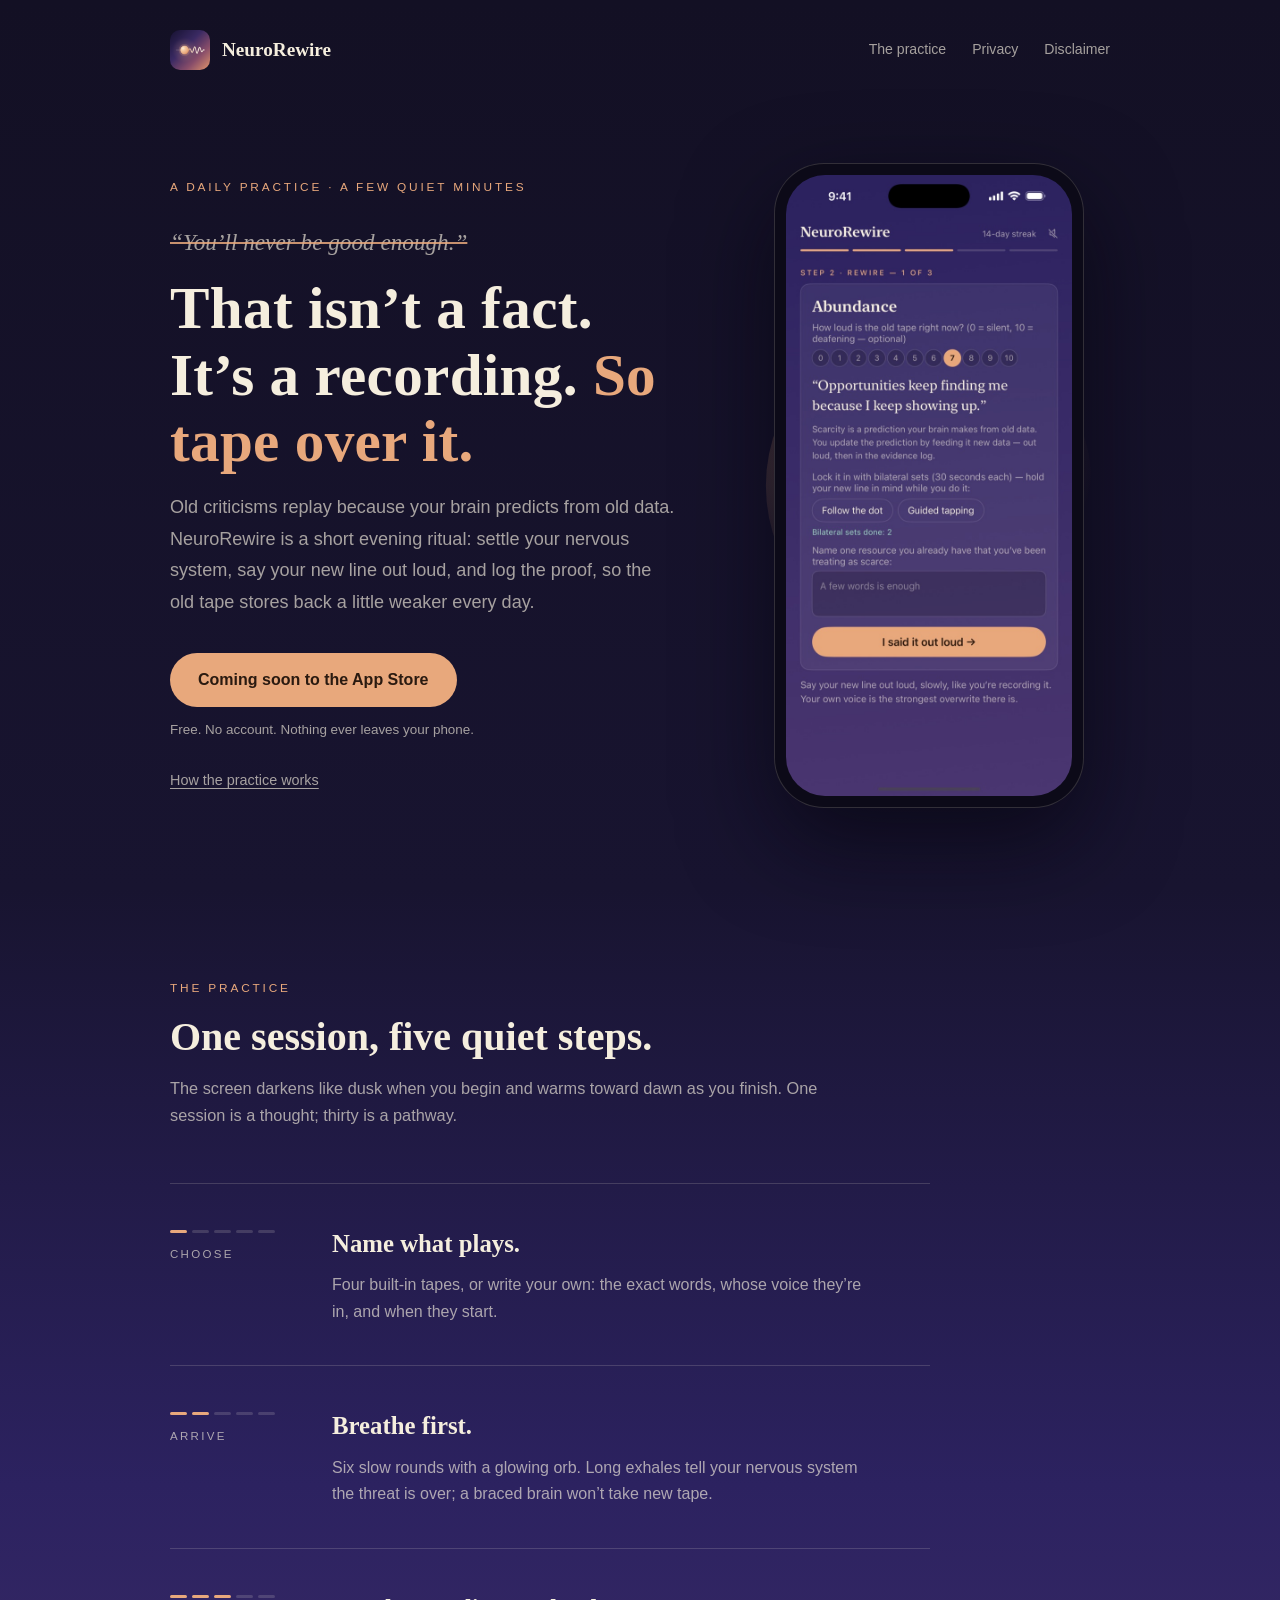
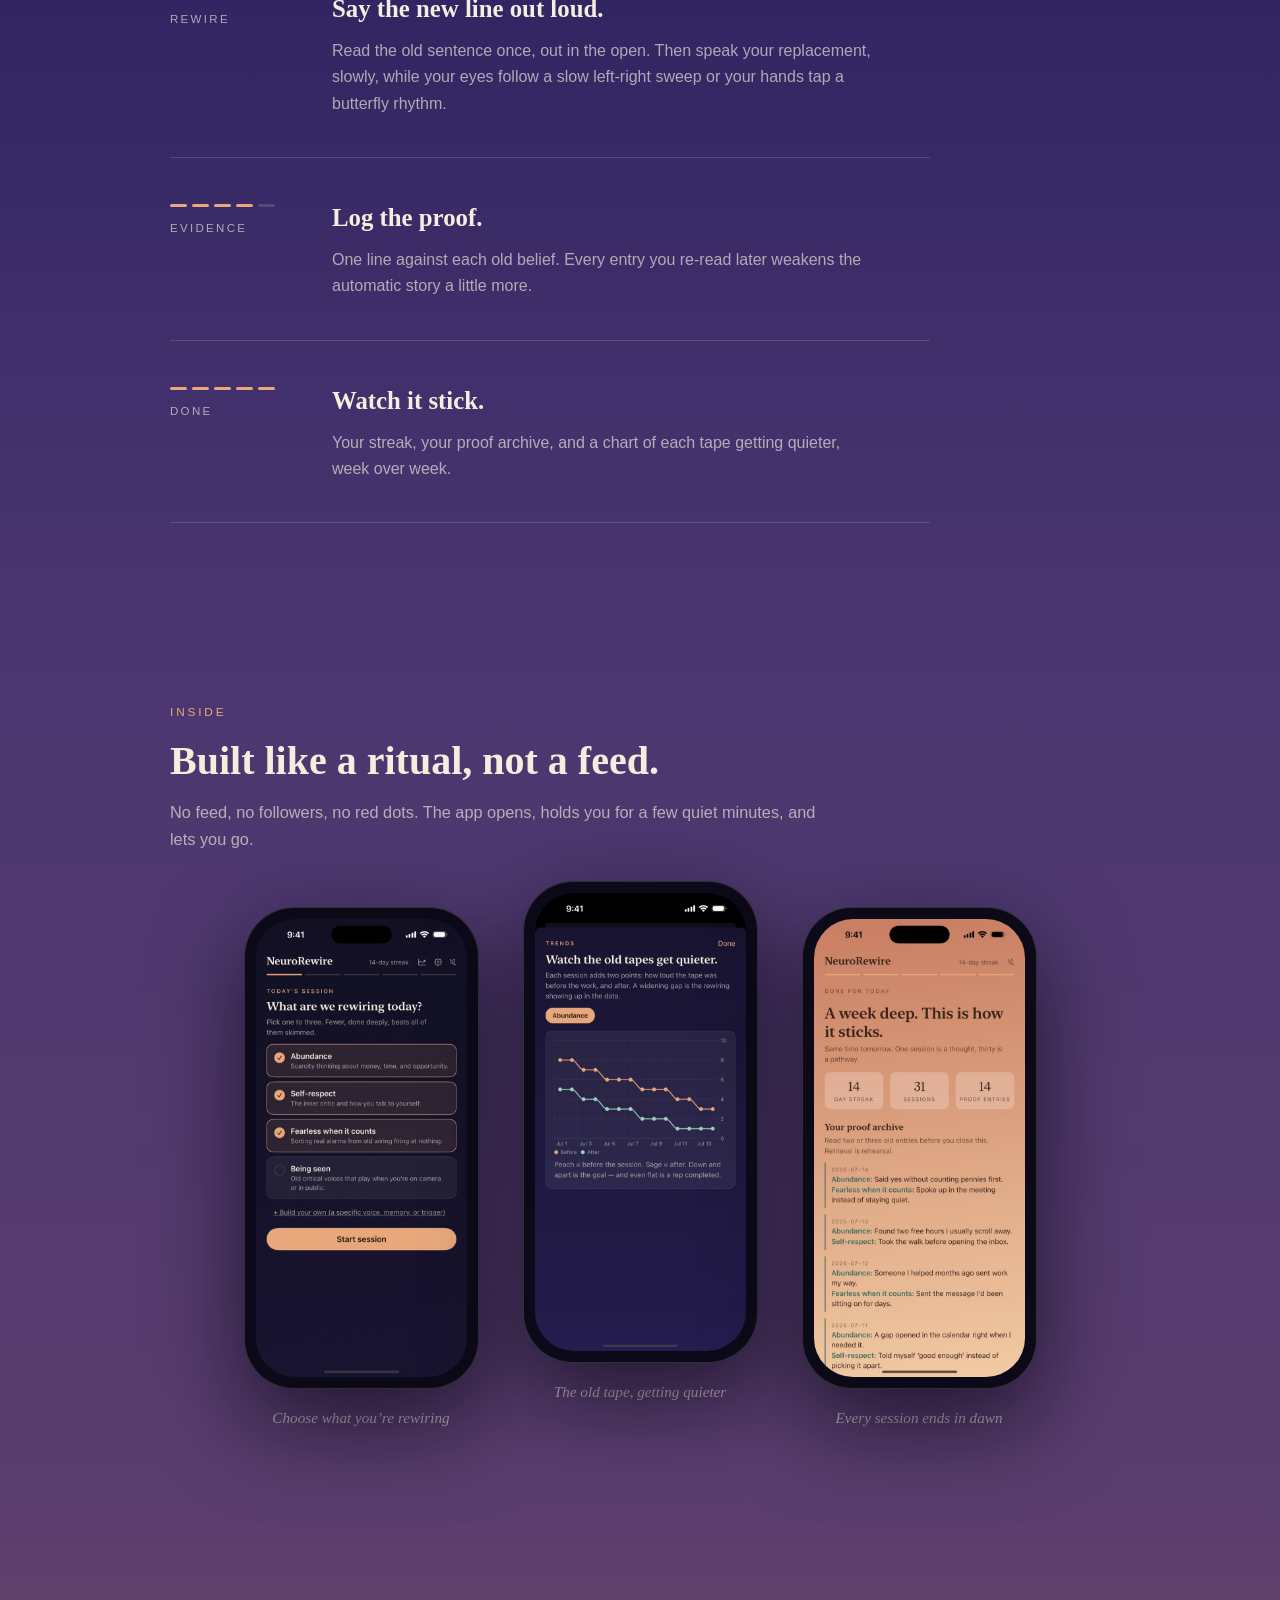
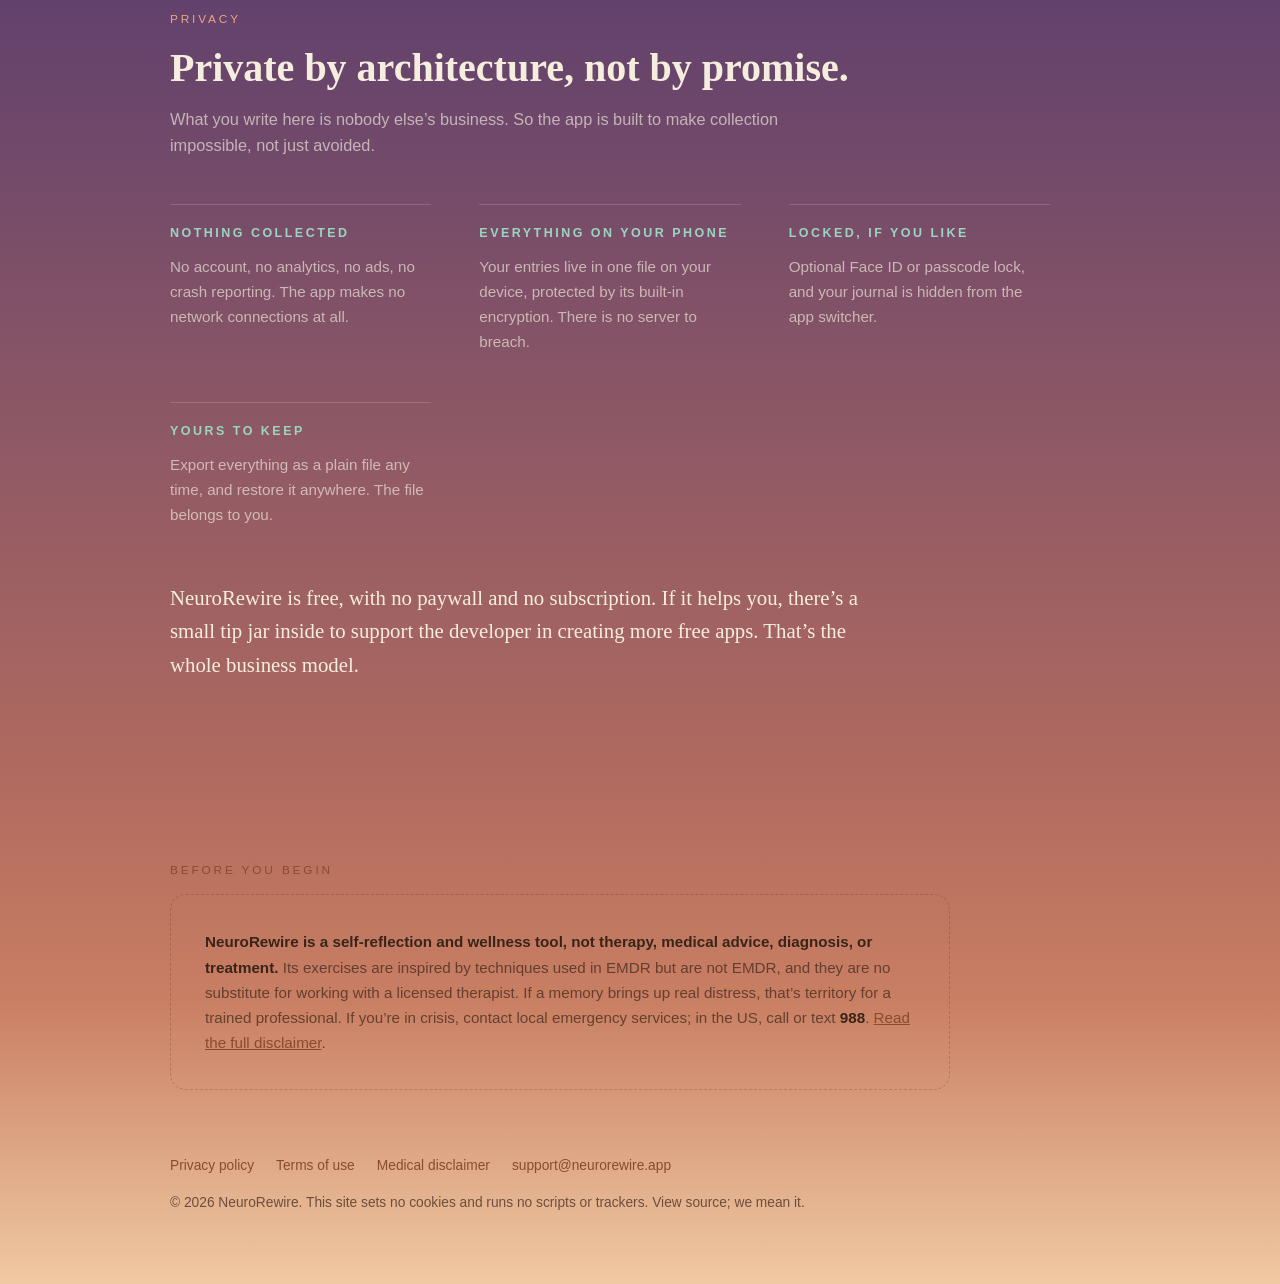
<file: index.html>
<!DOCTYPE html>
<html lang="en">
<head>
<meta charset="UTF-8">
<meta name="viewport" content="width=device-width, initial-scale=1.0">
<title>NeuroRewire — Quiet the old tapes</title>
<meta name="description" content="NeuroRewire is a free, private daily practice for rewiring negative self-talk. Everything stays on your phone: no account, no analytics, nothing collected.">
<link rel="icon" type="image/png" href="assets/favicon.png">
<link rel="stylesheet" href="styles.css">
</head>
<body>

<div class="hero-phase">
  <div class="wrap">
    <header class="site">
      <a href="index.html" style="display:flex;align-items:center;gap:12px">
        <img src="assets/icon.png" alt="NeuroRewire icon: a warm orb trailing a soundwave through dusk">
        <span class="name">NeuroRewire</span>
      </a>
      <nav>
        <a href="#how">The practice</a>
        <a href="#privacy">Privacy</a>
        <a href="disclaimer.html">Disclaimer</a>
      </nav>
    </header>

    <div class="hero">
      <div class="copy">
        <p class="eyebrow reveal">A daily practice · a few quiet minutes</p>
        <p class="old-line reveal d1">&ldquo;You&rsquo;ll never be good enough.&rdquo;</p>
        <h1 class="reveal d2">That isn&rsquo;t a fact. It&rsquo;s a recording. <span class="turn">So tape over it.</span></h1>
        <p class="lead reveal d3">Old criticisms replay because your brain predicts from old data. NeuroRewire is a short evening ritual: settle your nervous system, say your new line out loud, and log the proof, so the old tape stores back a little weaker every day.</p>
        <div class="reveal d4">
          <span class="badge-soon">Coming soon to the App&nbsp;Store</span>
          <span class="badge-note">Free. No account. Nothing ever leaves your phone.</span>
          <p class="after-cta"><a class="quiet-link" href="#how">How the practice works</a></p>
        </div>
      </div>
      <div class="hero-stage reveal d3">
        <div class="orb" aria-hidden="true"></div>
        <div class="device">
          <img src="assets/screen-rewire.jpg" width="640" height="1390"
               alt="The rewire step: an old criticism crossed out above its replacement line, ready to be said out loud">
        </div>
      </div>
    </div>
  </div>
</div>

<div class="steps-phase">
  <section id="how">
    <div class="wrap">
      <p class="section-label">The practice</p>
      <h2>One session, five quiet steps.</h2>
      <p class="section-sub">The screen darkens like dusk when you begin and warms toward dawn as you finish. One session is a thought; thirty is a pathway.</p>

      <ol class="journey">
        <li>
          <div class="marker">
            <div class="segments" aria-hidden="true"><span class="on"></span><span></span><span></span><span></span><span></span></div>
            <div class="phase-name">Choose</div>
          </div>
          <div>
            <h3>Name what plays.</h3>
            <p>Four built-in tapes, or write your own: the exact words, whose voice they&rsquo;re in, and when they start.</p>
          </div>
        </li>
        <li>
          <div class="marker">
            <div class="segments" aria-hidden="true"><span class="on"></span><span class="on"></span><span></span><span></span><span></span></div>
            <div class="phase-name">Arrive</div>
          </div>
          <div>
            <h3>Breathe first.</h3>
            <p>Six slow rounds with a glowing orb. Long exhales tell your nervous system the threat is over; a braced brain won&rsquo;t take new tape.</p>
          </div>
        </li>
        <li>
          <div class="marker">
            <div class="segments" aria-hidden="true"><span class="on"></span><span class="on"></span><span class="on"></span><span></span><span></span></div>
            <div class="phase-name">Rewire</div>
          </div>
          <div>
            <h3>Say the new line out loud.</h3>
            <p>Read the old sentence once, out in the open. Then speak your replacement, slowly, while your eyes follow a slow left-right sweep or your hands tap a butterfly rhythm.</p>
          </div>
        </li>
        <li>
          <div class="marker">
            <div class="segments" aria-hidden="true"><span class="on"></span><span class="on"></span><span class="on"></span><span class="on"></span><span></span></div>
            <div class="phase-name">Evidence</div>
          </div>
          <div>
            <h3>Log the proof.</h3>
            <p>One line against each old belief. Every entry you re-read later weakens the automatic story a little more.</p>
          </div>
        </li>
        <li>
          <div class="marker">
            <div class="segments" aria-hidden="true"><span class="on"></span><span class="on"></span><span class="on"></span><span class="on"></span><span class="on"></span></div>
            <div class="phase-name">Done</div>
          </div>
          <div>
            <h3>Watch it stick.</h3>
            <p>Your streak, your proof archive, and a chart of each tape getting quieter, week over week.</p>
          </div>
        </li>
      </ol>
    </div>
  </section>
</div>

<div class="screens-phase">
  <section>
    <div class="wrap">
      <p class="section-label">Inside</p>
      <h2>Built like a ritual, not a feed.</h2>
      <p class="section-sub">No feed, no followers, no red dots. The app opens, holds you for a few quiet minutes, and lets you go.</p>
      <div class="screens">
        <figure>
          <div class="device"><img src="assets/screen-choose.jpg" width="640" height="1390" loading="lazy" alt="Choosing today's focus from a short list of tapes"></div>
          <figcaption>Choose what you&rsquo;re rewiring</figcaption>
        </figure>
        <figure class="lifted">
          <div class="device"><img src="assets/screen-trends.jpg" width="640" height="1390" loading="lazy" alt="A chart of one old tape rated quieter across two weeks of sessions"></div>
          <figcaption>The old tape, getting quieter</figcaption>
        </figure>
        <figure>
          <div class="device"><img src="assets/screen-done.jpg" width="640" height="1390" loading="lazy" alt="The done screen at dawn: a fourteen-day streak above the proof archive"></div>
          <figcaption>Every session ends in dawn</figcaption>
        </figure>
      </div>
    </div>
  </section>
</div>

<div class="privacy-phase">
  <section id="privacy">
    <div class="wrap">
      <p class="section-label">Privacy</p>
      <h2>Private by architecture, not by promise.</h2>
      <p class="section-sub">What you write here is nobody else&rsquo;s business. So the app is built to make collection impossible, not just avoided.</p>

      <div class="vows">
        <div>
          <h3>Nothing collected</h3>
          <p>No account, no analytics, no ads, no crash reporting. The app makes no network connections at all.</p>
        </div>
        <div>
          <h3>Everything on your phone</h3>
          <p>Your entries live in one file on your device, protected by its built-in encryption. There is no server to breach.</p>
        </div>
        <div>
          <h3>Locked, if you like</h3>
          <p>Optional Face&nbsp;ID or passcode lock, and your journal is hidden from the app switcher.</p>
        </div>
        <div>
          <h3>Yours to keep</h3>
          <p>Export everything as a plain file any time, and restore it anywhere. The file belongs to you.</p>
        </div>
      </div>

      <p class="free-line">NeuroRewire is free, with no paywall and no subscription. If it helps you, there&rsquo;s a small tip jar inside to support the developer in creating more free apps. That&rsquo;s the whole business model.</p>
    </div>
  </section>
</div>

<div class="done-phase">
  <section>
    <div class="wrap">
      <p class="section-label">Before you begin</p>
      <div class="disclaimer-band">
        <p><strong>NeuroRewire is a self-reflection and wellness tool, not therapy, medical advice, diagnosis, or treatment.</strong> Its exercises are inspired by techniques used in EMDR but are not EMDR, and they are no substitute for working with a licensed therapist. If a memory brings up real distress, that&rsquo;s territory for a trained professional. If you&rsquo;re in crisis, contact local emergency services; in the US, call or text <strong>988</strong>. <a href="disclaimer.html">Read the full disclaimer</a>.</p>
      </div>
    </div>
  </section>

  <footer>
    <div class="wrap">
      <div class="links">
        <a href="privacy.html">Privacy policy</a>
        <a href="terms.html">Terms of use</a>
        <a href="disclaimer.html">Medical disclaimer</a>
        <a href="mailto:support@neurorewire.app">support@neurorewire.app</a>
      </div>
      <p>&copy; 2026 NeuroRewire. This site sets no cookies and runs no scripts or trackers. View source; we mean it.</p>
    </div>
  </footer>
</div>

</body>
</html>
</file>
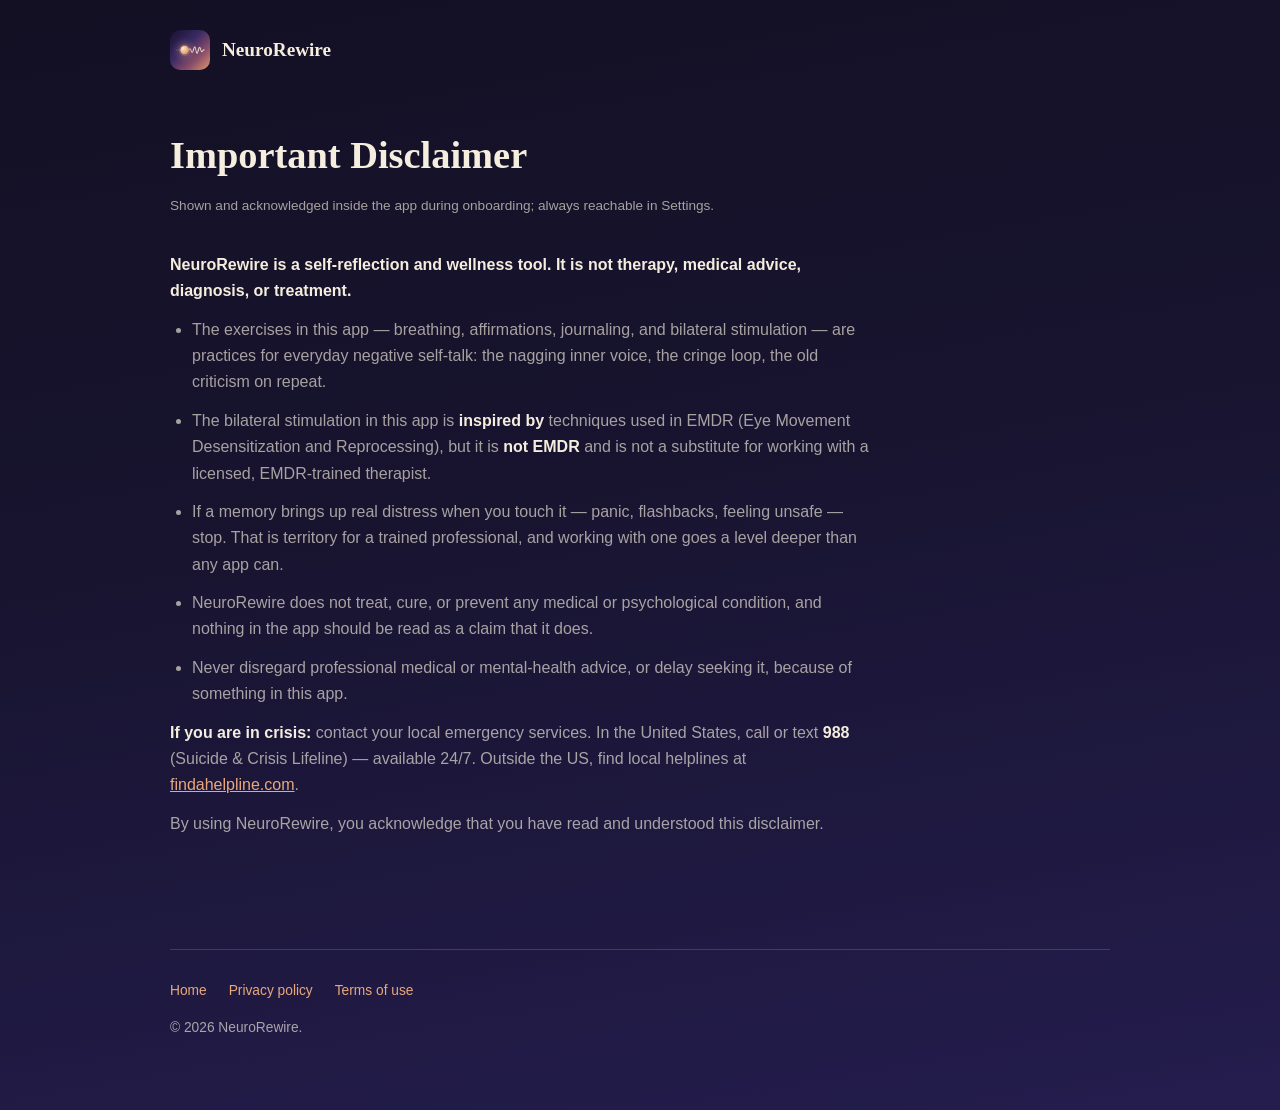
<file: disclaimer.html>
<!DOCTYPE html>
<html lang="en">
<head>
<meta charset="UTF-8">
<meta name="viewport" content="width=device-width, initial-scale=1.0">
<title>Medical Disclaimer — NeuroRewire</title>
<link rel="icon" type="image/png" href="assets/favicon.png">
<link rel="stylesheet" href="styles.css">
</head>
<body class="subpage">
<div class="wrap">
  <header class="site">
    <a href="index.html" style="display:flex;align-items:center;gap:12px;text-decoration:none;color:inherit">
      <img src="assets/icon.png" alt="NeuroRewire icon"><span class="name">NeuroRewire</span>
    </a>
  </header>

  <article class="doc">
    <h1>Important Disclaimer</h1>
    <p class="updated">Shown and acknowledged inside the app during onboarding; always reachable in Settings.</p>

    <p><strong>NeuroRewire is a self-reflection and wellness tool. It is not therapy, medical advice, diagnosis, or treatment.</strong></p>

    <ul>
      <li>The exercises in this app — breathing, affirmations, journaling, and bilateral stimulation — are practices for everyday negative self-talk: the nagging inner voice, the cringe loop, the old criticism on repeat.</li>
      <li>The bilateral stimulation in this app is <strong>inspired by</strong> techniques used in EMDR (Eye Movement Desensitization and Reprocessing), but it is <strong>not EMDR</strong> and is not a substitute for working with a licensed, EMDR-trained therapist.</li>
      <li>If a memory brings up real distress when you touch it — panic, flashbacks, feeling unsafe — stop. That is territory for a trained professional, and working with one goes a level deeper than any app can.</li>
      <li>NeuroRewire does not treat, cure, or prevent any medical or psychological condition, and nothing in the app should be read as a claim that it does.</li>
      <li>Never disregard professional medical or mental-health advice, or delay seeking it, because of something in this app.</li>
    </ul>

    <p><strong>If you are in crisis:</strong> contact your local emergency services. In the United States, call or text <strong>988</strong> (Suicide &amp; Crisis Lifeline) — available 24/7. Outside the US, find local helplines at <a href="https://findahelpline.com" rel="noopener">findahelpline.com</a>.</p>

    <p>By using NeuroRewire, you acknowledge that you have read and understood this disclaimer.</p>
  </article>

  <footer>
    <div class="links">
      <a href="index.html">Home</a>
      <a href="privacy.html">Privacy policy</a>
      <a href="terms.html">Terms of use</a>
    </div>
    <p>&copy; 2026 NeuroRewire.</p>
  </footer>
</div>
</body>
</html>
</file>
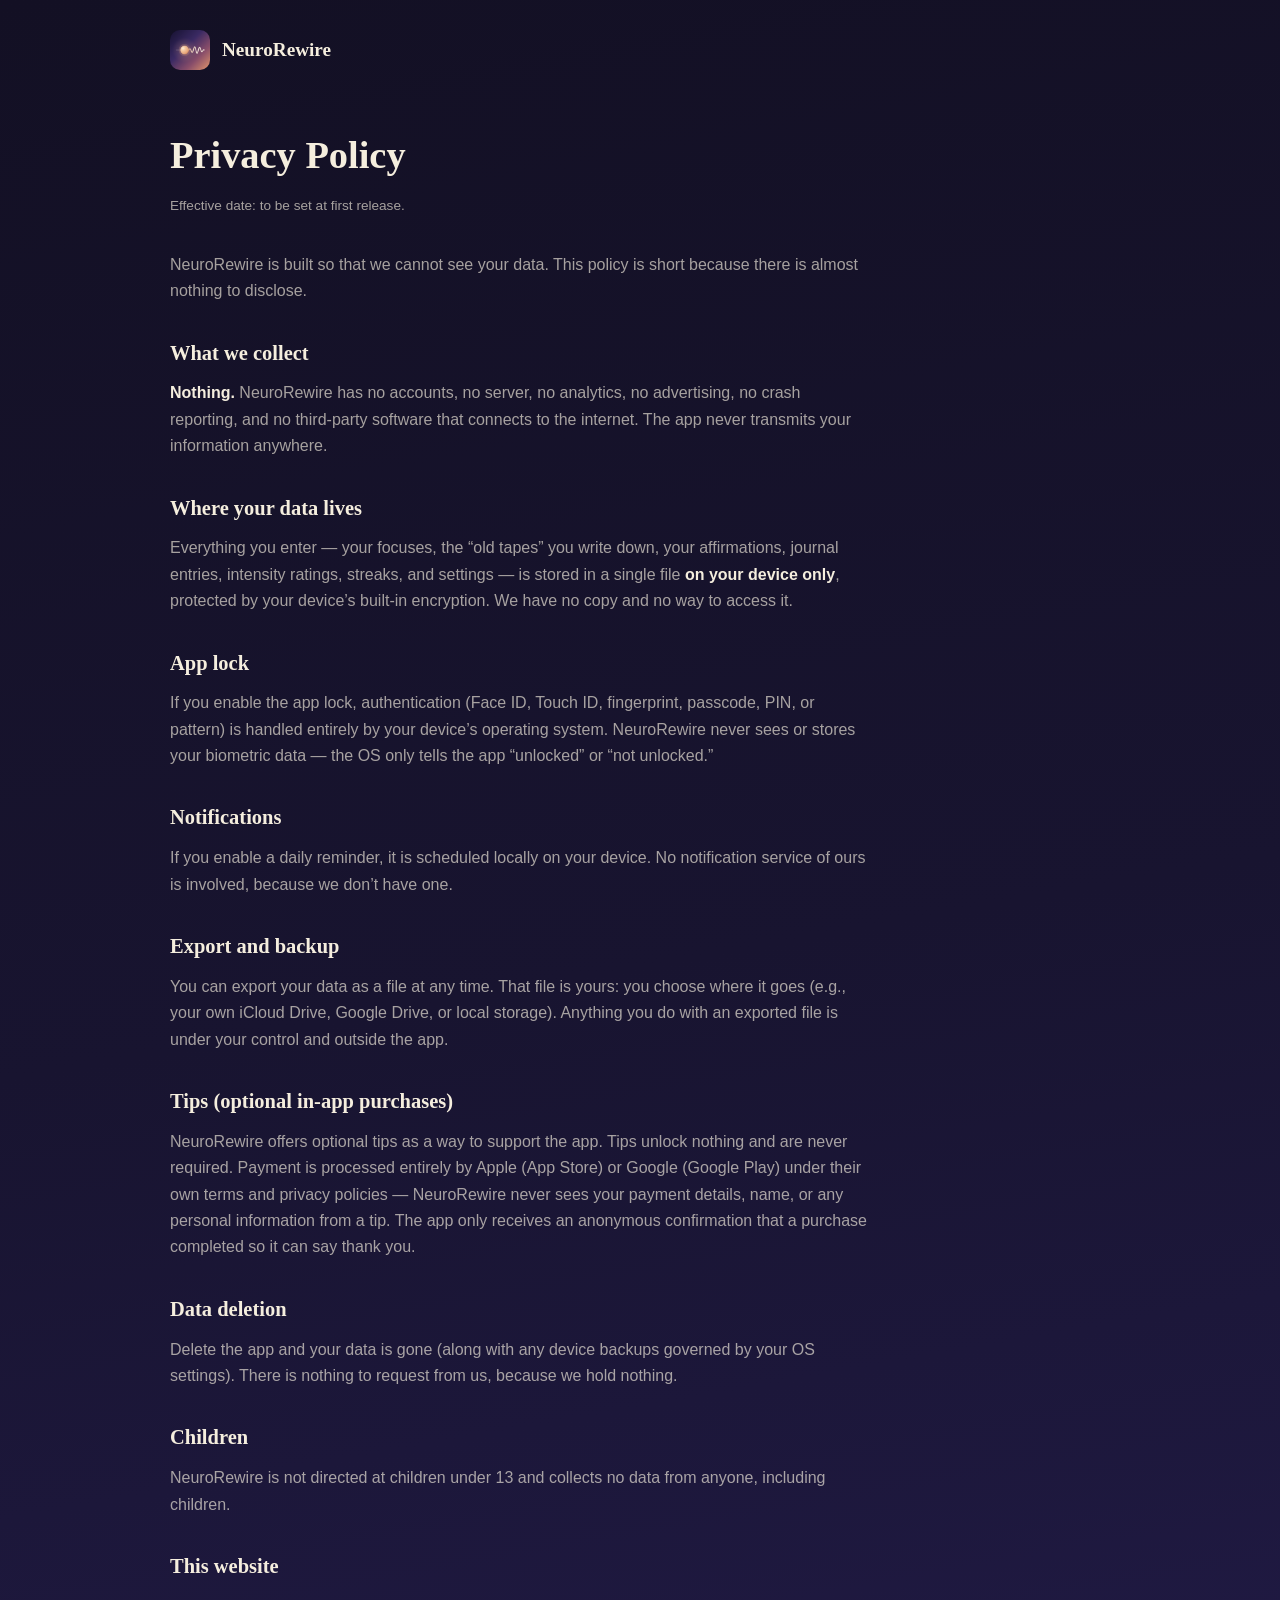
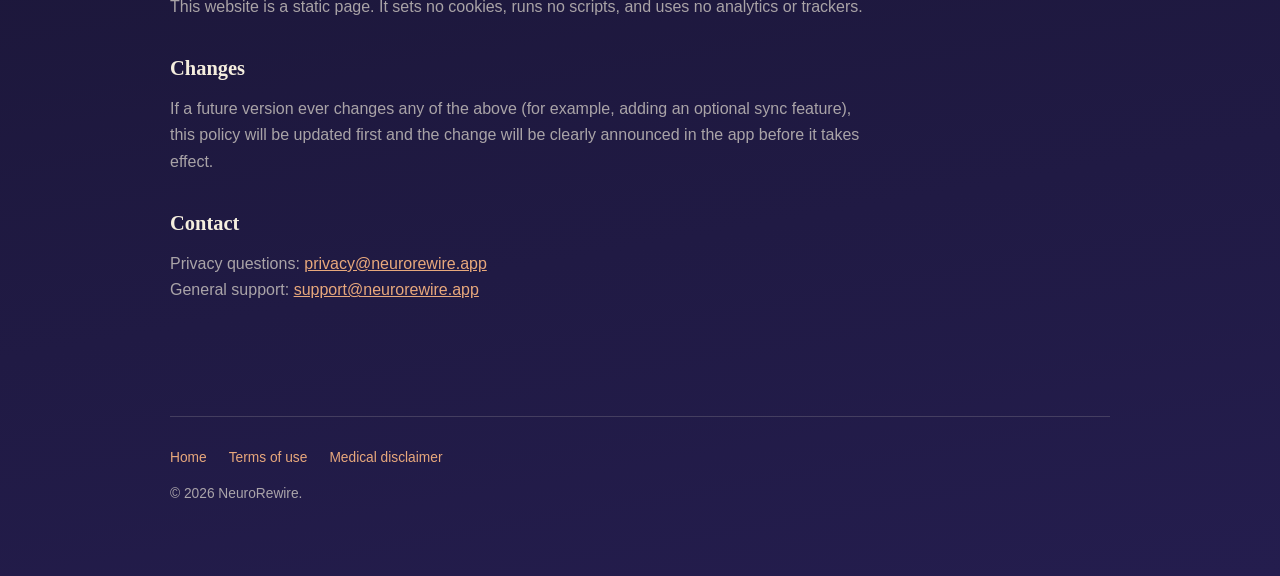
<file: privacy.html>
<!DOCTYPE html>
<html lang="en">
<head>
<meta charset="UTF-8">
<meta name="viewport" content="width=device-width, initial-scale=1.0">
<title>Privacy Policy — NeuroRewire</title>
<link rel="icon" type="image/png" href="assets/favicon.png">
<link rel="stylesheet" href="styles.css">
</head>
<body class="subpage">
<div class="wrap">
  <header class="site">
    <a href="index.html" style="display:flex;align-items:center;gap:12px;text-decoration:none;color:inherit">
      <img src="assets/icon.png" alt="NeuroRewire icon"><span class="name">NeuroRewire</span>
    </a>
  </header>

  <article class="doc">
    <h1>Privacy Policy</h1>
    <p class="updated">Effective date: to be set at first release.</p>

    <p>NeuroRewire is built so that we cannot see your data. This policy is short because there is almost nothing to disclose.</p>

    <h2>What we collect</h2>
    <p><strong>Nothing.</strong> NeuroRewire has no accounts, no server, no analytics, no advertising, no crash reporting, and no third-party software that connects to the internet. The app never transmits your information anywhere.</p>

    <h2>Where your data lives</h2>
    <p>Everything you enter — your focuses, the &ldquo;old tapes&rdquo; you write down, your affirmations, journal entries, intensity ratings, streaks, and settings — is stored in a single file <strong>on your device only</strong>, protected by your device&rsquo;s built-in encryption. We have no copy and no way to access it.</p>

    <h2>App lock</h2>
    <p>If you enable the app lock, authentication (Face ID, Touch ID, fingerprint, passcode, PIN, or pattern) is handled entirely by your device&rsquo;s operating system. NeuroRewire never sees or stores your biometric data — the OS only tells the app &ldquo;unlocked&rdquo; or &ldquo;not unlocked.&rdquo;</p>

    <h2>Notifications</h2>
    <p>If you enable a daily reminder, it is scheduled locally on your device. No notification service of ours is involved, because we don&rsquo;t have one.</p>

    <h2>Export and backup</h2>
    <p>You can export your data as a file at any time. That file is yours: you choose where it goes (e.g., your own iCloud Drive, Google Drive, or local storage). Anything you do with an exported file is under your control and outside the app.</p>

    <h2>Tips (optional in-app purchases)</h2>
    <p>NeuroRewire offers optional tips as a way to support the app. Tips unlock nothing and are never required. Payment is processed entirely by Apple (App Store) or Google (Google Play) under their own terms and privacy policies — NeuroRewire never sees your payment details, name, or any personal information from a tip. The app only receives an anonymous confirmation that a purchase completed so it can say thank you.</p>

    <h2>Data deletion</h2>
    <p>Delete the app and your data is gone (along with any device backups governed by your OS settings). There is nothing to request from us, because we hold nothing.</p>

    <h2>Children</h2>
    <p>NeuroRewire is not directed at children under 13 and collects no data from anyone, including children.</p>

    <h2>This website</h2>
    <p>This website is a static page. It sets no cookies, runs no scripts, and uses no analytics or trackers.</p>

    <h2>Changes</h2>
    <p>If a future version ever changes any of the above (for example, adding an optional sync feature), this policy will be updated first and the change will be clearly announced in the app before it takes effect.</p>

    <h2>Contact</h2>
    <p>Privacy questions: <a href="mailto:privacy@neurorewire.app">privacy@neurorewire.app</a><br>
    General support: <a href="mailto:support@neurorewire.app">support@neurorewire.app</a></p>
  </article>

  <footer>
    <div class="links">
      <a href="index.html">Home</a>
      <a href="terms.html">Terms of use</a>
      <a href="disclaimer.html">Medical disclaimer</a>
    </div>
    <p>&copy; 2026 NeuroRewire.</p>
  </footer>
</div>
</body>
</html>
</file>
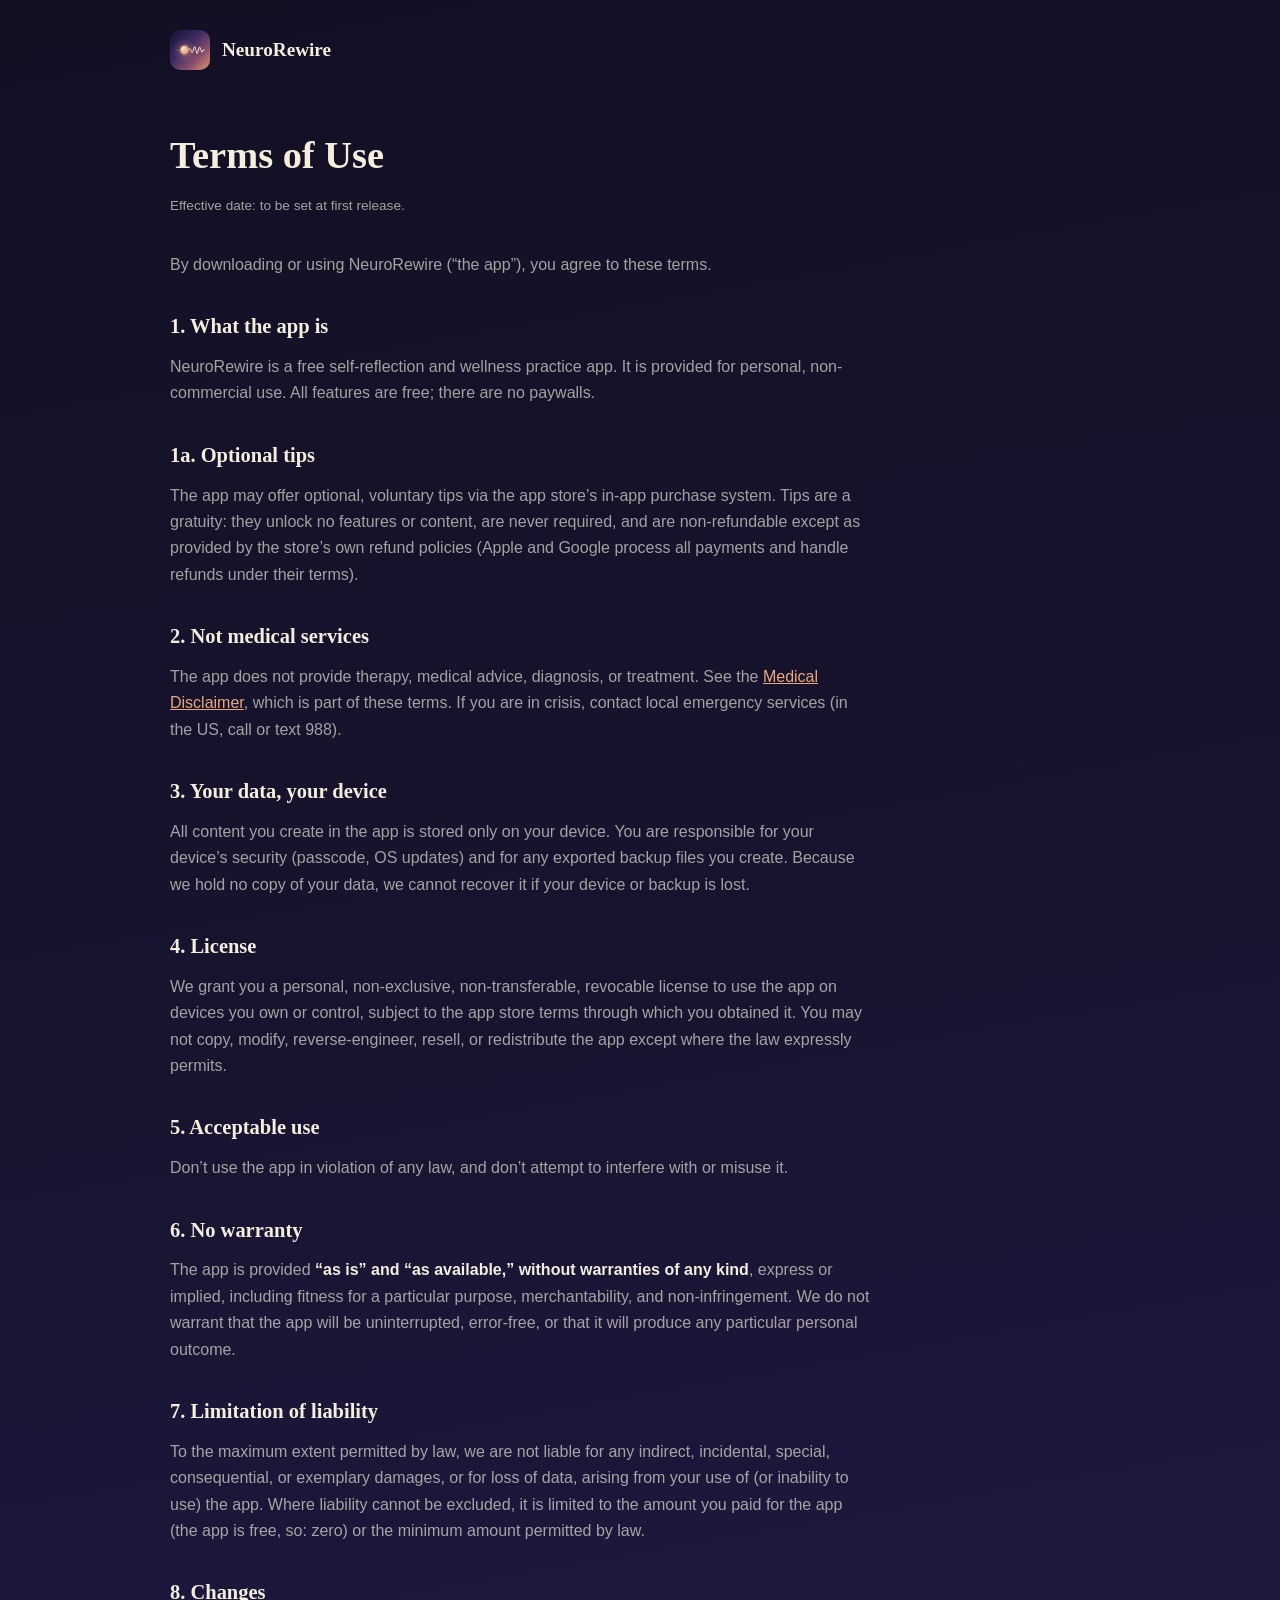
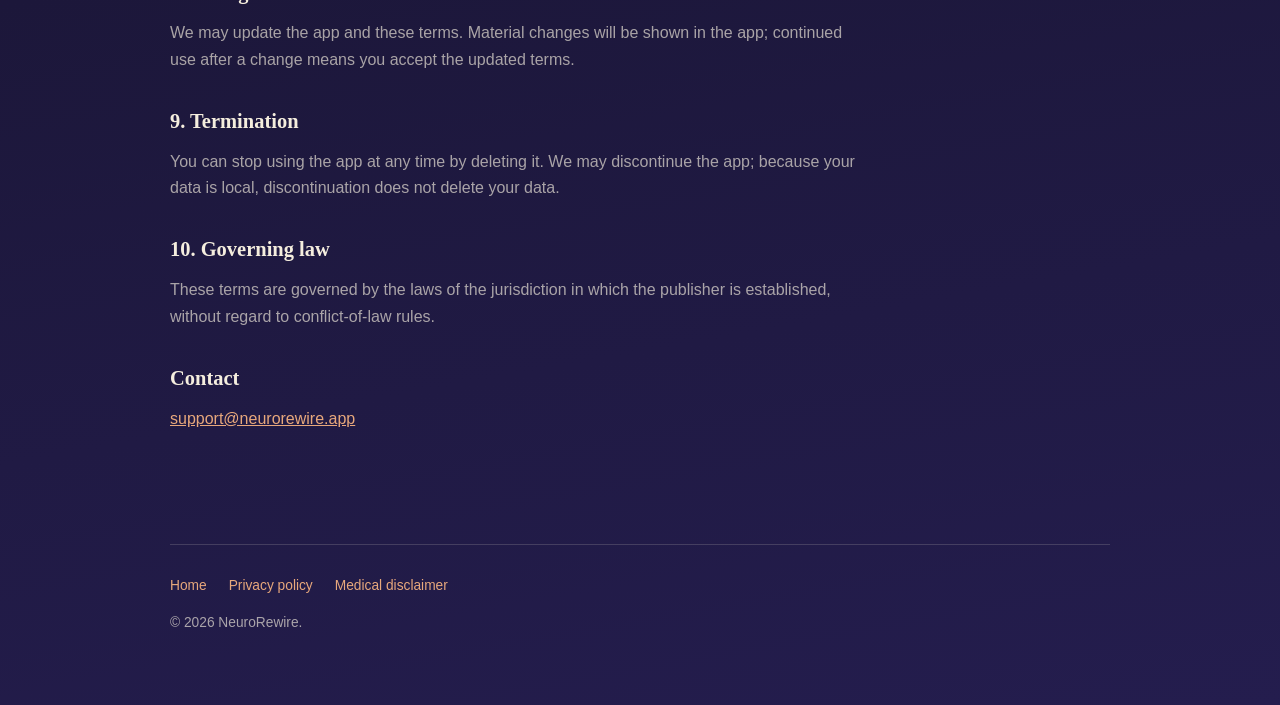
<file: terms.html>
<!DOCTYPE html>
<html lang="en">
<head>
<meta charset="UTF-8">
<meta name="viewport" content="width=device-width, initial-scale=1.0">
<title>Terms of Use — NeuroRewire</title>
<link rel="icon" type="image/png" href="assets/favicon.png">
<link rel="stylesheet" href="styles.css">
</head>
<body class="subpage">
<div class="wrap">
  <header class="site">
    <a href="index.html" style="display:flex;align-items:center;gap:12px;text-decoration:none;color:inherit">
      <img src="assets/icon.png" alt="NeuroRewire icon"><span class="name">NeuroRewire</span>
    </a>
  </header>

  <article class="doc">
    <h1>Terms of Use</h1>
    <p class="updated">Effective date: to be set at first release.</p>

    <p>By downloading or using NeuroRewire (&ldquo;the app&rdquo;), you agree to these terms.</p>

    <h2>1. What the app is</h2>
    <p>NeuroRewire is a free self-reflection and wellness practice app. It is provided for personal, non-commercial use. All features are free; there are no paywalls.</p>

    <h2>1a. Optional tips</h2>
    <p>The app may offer optional, voluntary tips via the app store&rsquo;s in-app purchase system. Tips are a gratuity: they unlock no features or content, are never required, and are non-refundable except as provided by the store&rsquo;s own refund policies (Apple and Google process all payments and handle refunds under their terms).</p>

    <h2>2. Not medical services</h2>
    <p>The app does not provide therapy, medical advice, diagnosis, or treatment. See the <a href="disclaimer.html">Medical Disclaimer</a>, which is part of these terms. If you are in crisis, contact local emergency services (in the US, call or text 988).</p>

    <h2>3. Your data, your device</h2>
    <p>All content you create in the app is stored only on your device. You are responsible for your device&rsquo;s security (passcode, OS updates) and for any exported backup files you create. Because we hold no copy of your data, we cannot recover it if your device or backup is lost.</p>

    <h2>4. License</h2>
    <p>We grant you a personal, non-exclusive, non-transferable, revocable license to use the app on devices you own or control, subject to the app store terms through which you obtained it. You may not copy, modify, reverse-engineer, resell, or redistribute the app except where the law expressly permits.</p>

    <h2>5. Acceptable use</h2>
    <p>Don&rsquo;t use the app in violation of any law, and don&rsquo;t attempt to interfere with or misuse it.</p>

    <h2>6. No warranty</h2>
    <p>The app is provided <strong>&ldquo;as is&rdquo; and &ldquo;as available,&rdquo; without warranties of any kind</strong>, express or implied, including fitness for a particular purpose, merchantability, and non-infringement. We do not warrant that the app will be uninterrupted, error-free, or that it will produce any particular personal outcome.</p>

    <h2>7. Limitation of liability</h2>
    <p>To the maximum extent permitted by law, we are not liable for any indirect, incidental, special, consequential, or exemplary damages, or for loss of data, arising from your use of (or inability to use) the app. Where liability cannot be excluded, it is limited to the amount you paid for the app (the app is free, so: zero) or the minimum amount permitted by law.</p>

    <h2>8. Changes</h2>
    <p>We may update the app and these terms. Material changes will be shown in the app; continued use after a change means you accept the updated terms.</p>

    <h2>9. Termination</h2>
    <p>You can stop using the app at any time by deleting it. We may discontinue the app; because your data is local, discontinuation does not delete your data.</p>

    <h2>10. Governing law</h2>
    <p>These terms are governed by the laws of the jurisdiction in which the publisher is established, without regard to conflict-of-law rules.</p>

    <h2>Contact</h2>
    <p><a href="mailto:support@neurorewire.app">support@neurorewire.app</a></p>
  </article>

  <footer>
    <div class="links">
      <a href="index.html">Home</a>
      <a href="privacy.html">Privacy policy</a>
      <a href="disclaimer.html">Medical disclaimer</a>
    </div>
    <p>&copy; 2026 NeuroRewire.</p>
  </footer>
</div>
</body>
</html>
</file>
<file: styles.css>
:root {
  --dusk0: #131024;
  --dusk1: #181430;
  --dusk2: #241d4e;
  --mid1: #2c2260;
  --mid2: #4a3670;
  --dawn1: #5a3d6e;
  --dawn2: #b06a5f;
  --light1: #c97f63;
  --light2: #f0c9a2;
  --ink: #f5eede;
  --ink-dim: rgba(245, 238, 222, 0.65);
  --done-ink: #3a2418;
  --done-ink-dim: rgba(58, 36, 24, 0.7);
  --peach: #e8a87c;
  --on-peach: #2a1a10;
  --sage: #9bd4c0;
  --sage-dark: #3d6e5c;
  --line: rgba(245, 238, 222, 0.16);
  --line-dark: rgba(58, 36, 24, 0.22);
  --bezel: #0c0a18;
  --serif: "Iowan Old Style", Georgia, "Times New Roman", serif;
  --sans: ui-sans-serif, -apple-system, "Segoe UI", Roboto, sans-serif;
  --ease-out: cubic-bezier(0.22, 1, 0.36, 1);
}

* { box-sizing: border-box; margin: 0; padding: 0; }

html { scroll-behavior: smooth; }

body {
  font-family: var(--sans);
  background: var(--dusk0);
  color: var(--ink);
  line-height: 1.65;
}

body.subpage {
  background: linear-gradient(170deg, var(--dusk0), var(--dusk1) 45%, var(--dusk2));
  min-height: 100vh;
}

.wrap { max-width: 1020px; margin: 0 auto; padding: 0 clamp(20px, 4vw, 40px); }

::selection { background: var(--peach); color: var(--on-peach); }

/* ---------- Header ---------- */

header.site {
  display: flex;
  align-items: center;
  gap: 12px;
  padding: clamp(20px, 3vw, 30px) 0;
}
header.site img { width: 40px; height: 40px; border-radius: 10px; }
header.site .name { font-family: var(--serif); font-size: 1.2rem; font-weight: 600; }
header.site a { text-decoration: none; color: inherit; }
header.site nav { margin-left: auto; display: flex; gap: clamp(14px, 2.5vw, 26px); }
header.site nav a { color: var(--ink-dim); font-size: 0.88rem; }
header.site nav a:hover { color: var(--peach); }

/* ---------- Hero (dusk) ---------- */

.hero-phase { background: linear-gradient(180deg, var(--dusk0), var(--dusk1)); }

.hero {
  display: grid;
  grid-template-columns: minmax(0, 7fr) minmax(0, 5fr);
  gap: clamp(30px, 6vw, 70px);
  align-items: center;
  padding: clamp(40px, 7vh, 90px) 0 clamp(60px, 9vh, 110px);
}

.eyebrow {
  font-size: 0.74rem;
  text-transform: uppercase;
  letter-spacing: 0.24em;
  color: var(--peach);
  margin-bottom: 26px;
}

.old-line {
  font-family: var(--serif);
  font-style: italic;
  font-size: clamp(1.15rem, 2.4vw, 1.45rem);
  color: var(--ink-dim);
  text-decoration: line-through;
  text-decoration-color: rgba(232, 168, 124, 0.85);
  text-decoration-thickness: 2px;
  margin-bottom: 14px;
}

.hero h1 {
  font-family: var(--serif);
  font-weight: 600;
  font-size: clamp(2.3rem, 5.6vw, 3.7rem);
  line-height: 1.12;
  letter-spacing: 0.005em;
  margin-bottom: 10px;
}
.hero h1 .turn { color: var(--peach); }

.hero .lead {
  color: var(--ink-dim);
  font-size: clamp(1rem, 1.6vw, 1.13rem);
  line-height: 1.75;
  max-width: 33em;
  margin: 18px 0 34px;
}

.badge-soon {
  display: inline-block;
  background: var(--peach);
  color: var(--on-peach);
  font-weight: 600;
  padding: 14px 28px;
  border-radius: 999px;
  text-decoration: none;
  font-size: 1rem;
}
.badge-note { display: block; margin-top: 12px; font-size: 0.84rem; color: var(--ink-dim); }
.quiet-link { color: var(--ink-dim); font-size: 0.9rem; text-decoration: underline; text-underline-offset: 3px; }
.quiet-link:hover { color: var(--peach); }
.hero .after-cta { margin-top: 26px; }

/* Device + orb */

.hero-stage { position: relative; display: flex; justify-content: center; }

.orb {
  position: absolute;
  width: min(420px, 90%);
  aspect-ratio: 1;
  top: 50%;
  left: 50%;
  transform: translate(-50%, -50%);
  border-radius: 50%;
  background: radial-gradient(circle at 42% 38%, rgba(244, 199, 155, 0.5), rgba(232, 168, 124, 0.22) 45%, rgba(232, 168, 124, 0) 70%);
  animation: breathe 12s ease-in-out infinite;
  pointer-events: none;
}

@keyframes breathe {
  0%, 100% { transform: translate(-50%, -50%) scale(1); opacity: 0.85; }
  33% { transform: translate(-50%, -50%) scale(1.14); opacity: 1; }
  50% { transform: translate(-50%, -50%) scale(1.14); opacity: 1; }
}

.device {
  position: relative;
  background: var(--bezel);
  padding: 11px;
  border-radius: 50px;
  border: 1px solid var(--line);
  box-shadow: 0 34px 90px rgba(6, 4, 16, 0.65);
  width: 100%;
}
.device img { display: block; width: 100%; height: auto; border-radius: 39px; }
.hero-stage .device { max-width: min(310px, 78vw); }

/* Load reveal */

.reveal { animation: rise 0.9s var(--ease-out) both; }
.reveal.d1 { animation-delay: 0.08s; }
.reveal.d2 { animation-delay: 0.18s; }
.reveal.d3 { animation-delay: 0.3s; }
.reveal.d4 { animation-delay: 0.44s; }

@keyframes rise {
  from { opacity: 0; transform: translateY(14px); }
  to { opacity: 1; transform: none; }
}

@media (prefers-reduced-motion: reduce) {
  html { scroll-behavior: auto; }
  .orb { animation: none; }
  .reveal { animation: none; }
}

/* ---------- Section scaffolding ---------- */

section { padding: clamp(64px, 10vh, 120px) 0; }

.section-label {
  font-size: 0.74rem;
  text-transform: uppercase;
  letter-spacing: 0.24em;
  color: var(--peach);
  margin-bottom: 14px;
}

section h2 {
  font-family: var(--serif);
  font-weight: 600;
  font-size: clamp(1.7rem, 3.6vw, 2.5rem);
  line-height: 1.2;
  max-width: 20em;
  margin-bottom: 14px;
}

.section-sub { color: var(--ink-dim); max-width: 40em; font-size: 1.02rem; }

/* ---------- The journey (rewire violet) ---------- */

.steps-phase { background: linear-gradient(180deg, var(--dusk1), var(--mid1) 45%, var(--mid2)); }

.journey { list-style: none; margin-top: clamp(40px, 6vh, 64px); max-width: 760px; }

.journey li {
  display: grid;
  grid-template-columns: 118px minmax(0, 1fr);
  gap: clamp(20px, 4vw, 44px);
  padding: clamp(28px, 4.5vh, 40px) 0;
  border-top: 1px solid var(--line);
}
.journey li:last-child { border-bottom: 1px solid var(--line); }

.journey .marker { padding-top: 6px; }
.journey .segments { display: flex; gap: 5px; margin-bottom: 12px; }
.journey .segments span { width: 17px; height: 3px; border-radius: 2px; background: var(--line); }
.journey .segments span.on { background: var(--peach); }
.journey .phase-name {
  font-size: 0.72rem;
  text-transform: uppercase;
  letter-spacing: 0.2em;
  color: var(--ink-dim);
}

.journey h3 {
  font-family: var(--serif);
  font-weight: 600;
  font-size: clamp(1.25rem, 2.4vw, 1.55rem);
  margin-bottom: 8px;
}
.journey p { color: var(--ink-dim); max-width: 34em; }

/* ---------- Screens (violet to dawn) ---------- */

.screens-phase { background: linear-gradient(180deg, var(--mid2), var(--dawn1)); }

.screens {
  display: flex;
  gap: clamp(20px, 4vw, 44px);
  justify-content: center;
  align-items: flex-start;
  flex-wrap: wrap;
  margin-top: clamp(40px, 6vh, 60px);
}
.screens figure { flex: 0 1 235px; min-width: 190px; }
.screens figure.lifted { transform: translateY(-26px); }
.screens figcaption {
  text-align: center;
  font-family: var(--serif);
  font-style: italic;
  font-size: 0.95rem;
  color: var(--ink-dim);
  margin-top: 16px;
}

/* ---------- Privacy (dawn) ---------- */

.privacy-phase { background: linear-gradient(180deg, var(--dawn1), var(--dawn2)); }

.vows {
  display: grid;
  grid-template-columns: repeat(auto-fit, minmax(250px, 1fr));
  gap: clamp(28px, 4vw, 48px);
  margin-top: clamp(36px, 5vh, 56px);
  max-width: 880px;
}
.vows div { border-top: 1px solid var(--line); padding-top: 18px; }
.vows h3 {
  font-size: 0.78rem;
  text-transform: uppercase;
  letter-spacing: 0.2em;
  color: var(--sage);
  margin-bottom: 10px;
  font-weight: 600;
}
.vows p { color: var(--ink-dim); font-size: 0.95rem; }

.free-line {
  margin-top: clamp(44px, 6vh, 64px);
  font-family: var(--serif);
  font-size: clamp(1.1rem, 2vw, 1.3rem);
  line-height: 1.6;
  max-width: 34em;
}

/* ---------- Disclaimer + footer (done light) ---------- */

.done-phase {
  background: linear-gradient(180deg, var(--dawn2), var(--light1) 45%, var(--light2));
  color: var(--done-ink);
}

.done-phase section { padding-bottom: clamp(30px, 5vh, 60px); }

.done-phase .section-label { color: #8a4b2e; }

.disclaimer-band {
  border: 1px dashed var(--line-dark);
  border-radius: 16px;
  padding: clamp(22px, 3.5vw, 34px);
  max-width: 780px;
}
.disclaimer-band p { color: var(--done-ink-dim); font-size: 0.95rem; max-width: 62em; }
.disclaimer-band strong { color: var(--done-ink); }
.disclaimer-band a { color: #8a4b2e; }

footer {
  padding: 20px 0 70px;
  font-size: 0.86rem;
}
footer .links { display: flex; gap: 22px; flex-wrap: wrap; margin-bottom: 14px; }

/* Landing footer sits on the light phase */
.done-phase footer { color: var(--done-ink-dim); }
.done-phase footer a { color: #8a4b2e; text-decoration: none; }
.done-phase footer a:hover { text-decoration: underline; }

/* Subpage footer sits on dusk */
body.subpage footer { color: var(--ink-dim); border-top: 1px solid var(--line); margin-top: 40px; padding-top: 30px; }
body.subpage footer a { color: var(--peach); text-decoration: none; }
body.subpage footer a:hover { text-decoration: underline; }

/* ---------- Legal doc pages ---------- */

article.doc { max-width: 700px; padding: 24px 0 60px; }
article.doc h1 { font-family: var(--serif); font-weight: 600; font-size: clamp(1.9rem, 4vw, 2.4rem); margin-bottom: 8px; }
article.doc .updated { color: var(--ink-dim); font-size: 0.85rem; margin-bottom: 34px; }
article.doc h2 { font-family: var(--serif); font-weight: 600; font-size: 1.28rem; margin: 32px 0 10px; }
article.doc p, article.doc li { color: var(--ink-dim); margin-bottom: 12px; }
article.doc ul { padding-left: 22px; }
article.doc strong { color: var(--ink); }
article.doc a { color: var(--peach); }

/* ---------- Small screens ---------- */

@media (max-width: 760px) {
  .hero { grid-template-columns: 1fr; padding-top: 16px; }
  .hero-stage { order: 2; margin-top: 10px; }
  .hero-stage .device { max-width: 240px; }
  .journey li { grid-template-columns: 1fr; gap: 14px; }
  .journey .marker { display: flex; align-items: baseline; gap: 14px; padding-top: 0; }
  .journey .segments { margin-bottom: 0; }
  .screens figure.lifted { transform: none; }
}
</file>
